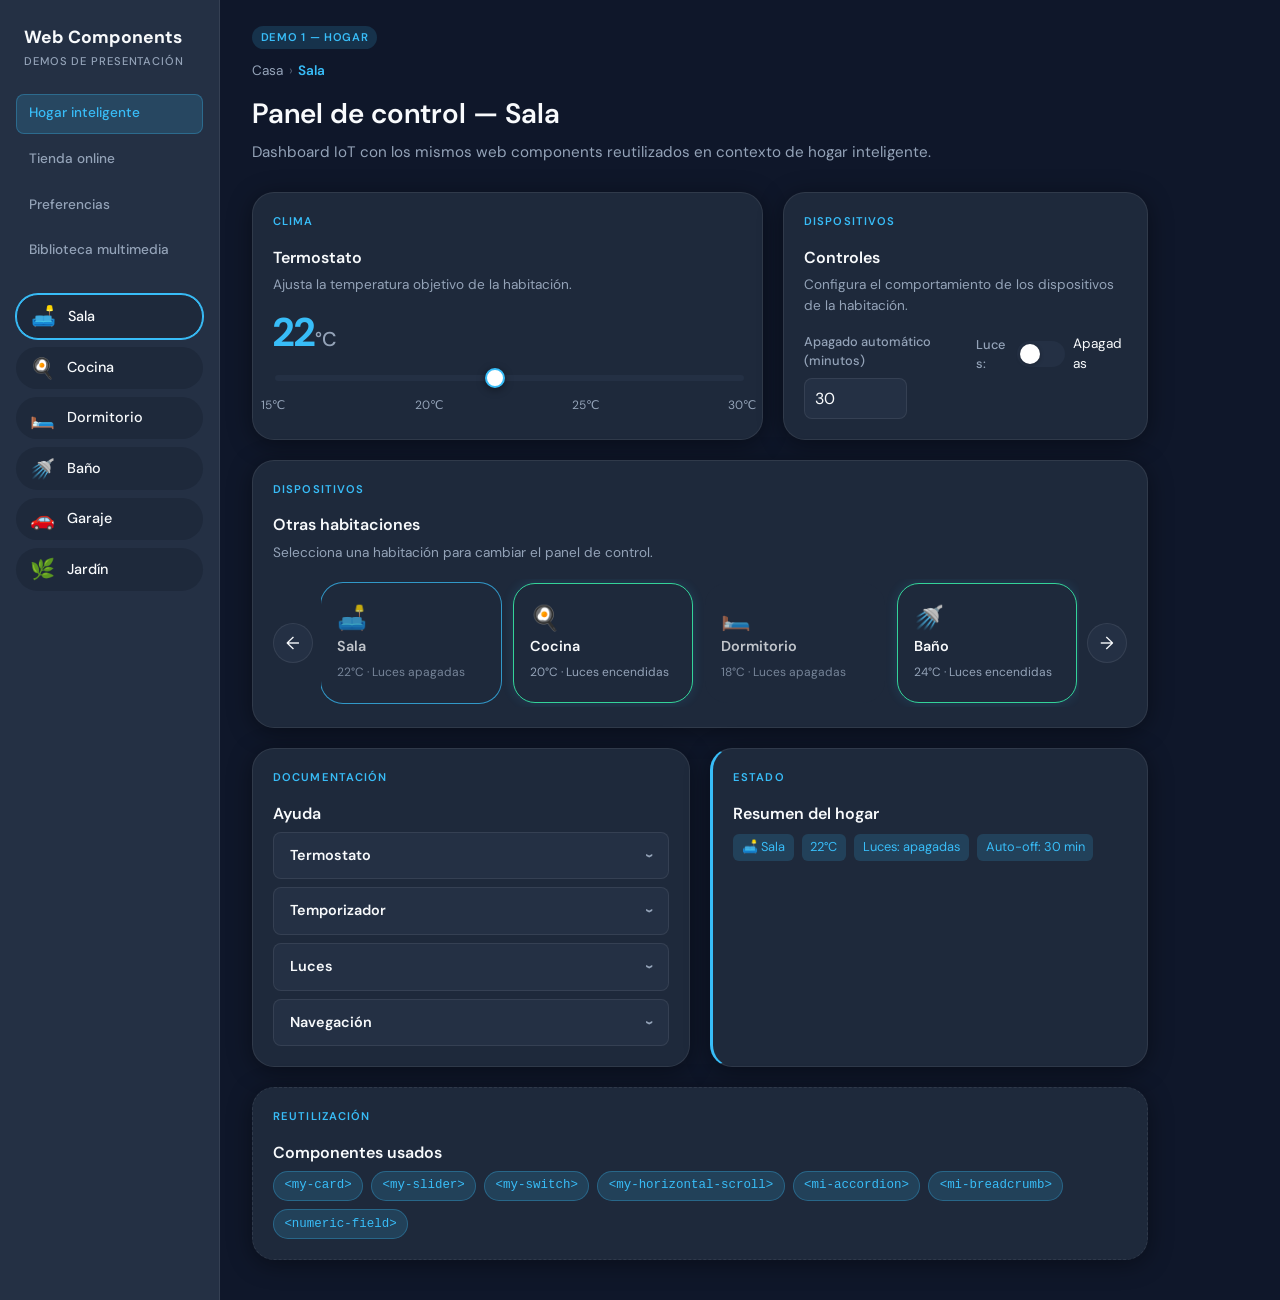
<file: index.html>
<!DOCTYPE html>
<html lang="es">
  <head>
    <meta charset="UTF-8" />
    <meta name="viewport" content="width=device-width, initial-scale=1.0" />
    <title>Panel de control del hogar</title>
    <link rel="stylesheet" href="styles.css" />
    <link rel="stylesheet" href="presentation.css" />
  </head>
  <body class="theme-home">
    <div class="app">
      <aside class="sidebar">
        <div class="sidebar-brand">
          Web Components
          <span>Demos de presentación</span>
        </div>
        <nav class="demo-nav" aria-label="Demos">
          <a href="index.html" aria-current="page">Hogar inteligente</a>
          <a href="tienda.html">Tienda online</a>
          <a href="configuracion.html">Preferencias</a>
          <a href="multimedia.html">Biblioteca multimedia</a>
        </nav>
        <nav class="room-nav" id="room-nav" aria-label="Habitaciones"></nav>
      </aside>

      <main class="page">
        <header class="page-header">
          <span class="demo-badge">Demo 1 — Hogar</span>
          <mi-breadcrumb id="breadcrumb">
            <mi-breadcrumb-item href="#" data-room="sala">Casa</mi-breadcrumb-item>
            <mi-breadcrumb-item id="breadcrumb-room">Sala</mi-breadcrumb-item>
          </mi-breadcrumb>

          <h1 id="page-title">Panel de control — Sala</h1>
          <p>Dashboard IoT con los mismos web components reutilizados en contexto de hogar inteligente.</p>
        </header>

        <div class="home-grid">
          <div class="home-grid-top">
            <section class="section">
              <p class="section-label">Clima</p>
              <h2>Termostato</h2>
              <p class="section-desc">Ajusta la temperatura objetivo de la habitación.</p>
              <div class="temp-display" id="temp-display" aria-live="polite">22<span>°C</span></div>
              <my-slider id="thermostat" min="15" max="30" value="22" step="1" aria-label="Temperatura objetivo">
                <slider-label position="15">15&#8451;</slider-label>
                <slider-label position="20">20&#8451;</slider-label>
                <slider-label position="25">25&#8451;</slider-label>
                <slider-label position="30">30&#8451;</slider-label>
              </my-slider>
            </section>

            <section class="section">
              <p class="section-label">Dispositivos</p>
              <h2>Controles</h2>
              <p class="section-desc">Configura el comportamiento de los dispositivos de la habitación.</p>
              <div class="controls">
                <div class="control">
                  <label for="timer-field">Apagado automático (minutos)</label>
                  <numeric-field id="timer-field" value="30"></numeric-field>
                </div>
                <div class="control">
                  <my-switch id="lights-switch">
                    <label>Luces:</label>
                    <span slot="checked-message">Encendidas</span>
                    <span slot="unchecked-message">Apagadas</span>
                  </my-switch>
                </div>
              </div>
            </section>
          </div>

          <section class="section">
            <p class="section-label">Dispositivos</p>
            <h2>Otras habitaciones</h2>
            <p class="section-desc">Selecciona una habitación para cambiar el panel de control.</p>
            <my-horizontal-scroll class="products" id="room-scroll">
              <button slot="left-button" class="scroll-btn" type="button" aria-label="Desplazar izquierda">&#8592;</button>
              <button slot="right-button" class="scroll-btn" type="button" aria-label="Desplazar derecha">&#8594;</button>
            </my-horizontal-scroll>
          </section>

          <div class="dashboard-bottom">
            <section class="section">
              <p class="section-label">Documentación</p>
              <h2>Ayuda</h2>
              <mi-accordion>
                <mi-accordion-item>
                  <span slot="heading">Termostato</span>
                  <div class="panel">
                    Usa el deslizador para fijar la temperatura objetivo entre 15 y 30 grados.
                  </div>
                </mi-accordion-item>
                <mi-accordion-item>
                  <span slot="heading">Temporizador</span>
                  <div class="panel">
                    El campo numérico define en cuántos minutos se apagan los dispositivos de forma automática.
                  </div>
                </mi-accordion-item>
                <mi-accordion-item>
                  <span slot="heading">Luces</span>
                  <div class="panel">
                    El interruptor enciende o apaga las luces de la habitación activa.
                  </div>
                </mi-accordion-item>
                <mi-accordion-item>
                  <span slot="heading">Navegación</span>
                  <div class="panel">
                    Usa la barra lateral o las tarjetas horizontales para cambiar de habitación. Cada una conserva su propia configuración.
                  </div>
                </mi-accordion-item>
              </mi-accordion>
            </section>

            <section class="section energy-summary" id="status">
              <p class="section-label">Estado</p>
              <h2>Resumen del hogar</h2>
              <p class="live-summary" id="status-text" aria-live="polite"></p>
            </section>
          </div>

          <section class="section component-note">
            <p class="section-label">Reutilización</p>
            <h2>Componentes usados</h2>
            <div class="component-tags">
              <span>&lt;my-card&gt;</span>
              <span>&lt;my-slider&gt;</span>
              <span>&lt;my-switch&gt;</span>
              <span>&lt;my-horizontal-scroll&gt;</span>
              <span>&lt;mi-accordion&gt;</span>
              <span>&lt;mi-breadcrumb&gt;</span>
              <span>&lt;numeric-field&gt;</span>
            </div>
          </section>
        </div>
      </main>
    </div>

    <template id="horizontal-scroll-template">
      <style>
        :host {
          display: block;
          width: 100%;
          max-width: 100%;
          overflow: hidden;
          --scroll-gap: 1rem;
          --scroll-padding: 1rem;
          --button-size: 40px;
        }

        .wrapper {
          display: flex;
          align-items: center;
          gap: 0.5rem;
          width: 100%;
          max-width: 100%;
          min-width: 0;
        }

        .scroll-container {
          flex: 1;
          min-width: 0;
          display: flex;
          align-items: flex-start;
          gap: var(--scroll-gap);
          padding: var(--scroll-padding);
          overflow-x: auto;
          overflow-y: hidden;
          scroll-behavior: smooth;
          scroll-snap-type: x proximity;
          overscroll-behavior-x: contain;
          scrollbar-width: thin;
          scrollbar-color: var(--surface-soft, var(--bg-elevated, #243044)) transparent;
        }

        ::slotted(my-card) {
          flex: 0 0 auto;
          scroll-snap-align: start;
        }

        .control {
          width: var(--button-size);
          height: var(--button-size);
          flex-shrink: 0;
        }

        ::slotted(button) {
          width: 100%;
          height: 100%;
          cursor: pointer;
        }
      </style>

      <div class="wrapper">
        <div class="control">
          <slot name="left-button">
            <button type="button">&#8592;</button>
          </slot>
        </div>

        <div class="scroll-container">
          <slot></slot>
        </div>

        <div class="control">
          <slot name="right-button">
            <button type="button">&#8594;</button>
          </slot>
        </div>
      </div>
    </template>

    <template id="slider-template">
      <style>
        :host {
          display: block;
        }

        .slider {
          width: 100%;
        }

        input[type="range"] {
          -webkit-appearance: none;
          appearance: none;
          width: 100%;
          height: 6px;
          border-radius: 999px;
          background: var(--slider-track-bg, var(--surface-soft, var(--bg-elevated, #243044)));
          cursor: pointer;
          outline: none;
        }

        input[type="range"]::-webkit-slider-thumb {
          -webkit-appearance: none;
          appearance: none;
          width: 20px;
          height: 20px;
          border-radius: 50%;
          background: var(--slider-thumb-bg, #ffffff);
          border: var(--slider-thumb-border, 2px solid var(--accent, #38bdf8));
          box-shadow: 0 2px 8px rgba(0, 0, 0, 0.4);
          cursor: pointer;
          transition: transform 0.15s;
        }

        input[type="range"]::-webkit-slider-thumb:hover {
          transform: scale(1.1);
        }

        input[type="range"]::-moz-range-thumb {
          width: 20px;
          height: 20px;
          border: var(--slider-thumb-border, 2px solid var(--accent, #38bdf8));
          border-radius: 50%;
          background: var(--slider-thumb-bg, #ffffff);
          box-shadow: 0 2px 8px rgba(0, 0, 0, 0.4);
          cursor: pointer;
        }

        input[type="range"]::-moz-range-track {
          height: 6px;
          border-radius: 999px;
          background: var(--slider-track-bg, var(--surface-soft, var(--bg-elevated, #243044)));
        }

        .labels {
          position: relative;
          height: 1.25rem;
          margin-top: 0.5rem;
        }
      </style>
      <div class="slider">
        <input type="range" />
        <div class="labels">
          <slot></slot>
        </div>
      </div>
    </template>

    <script src="acordion.js"></script>
    <script src="numericField.js"></script>
    <script src="slider.js"></script>
    <script src="switch.js"></script>
    <script src="horizontal_scroll.js"></script>
    <script src="card.js"></script>
    <script src="breadcrumb.js"></script>
    <script src="main.js"></script>
  </body>
</html>
</file>
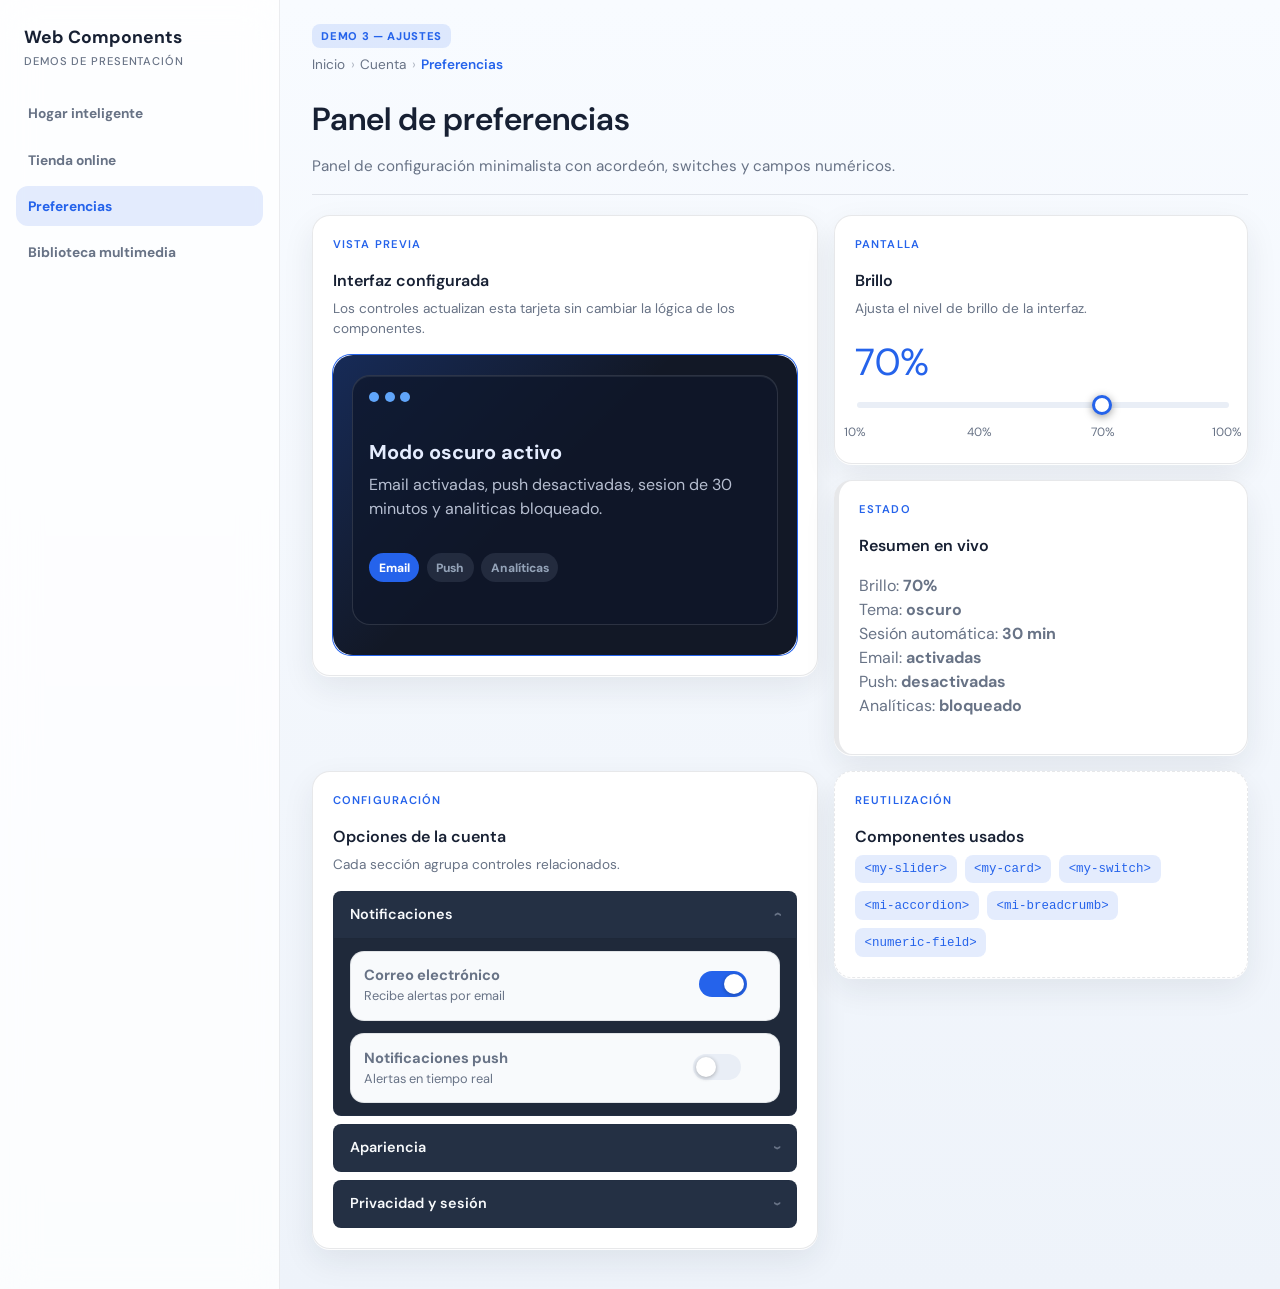
<file: configuracion.html>
<!DOCTYPE html>
<html lang="es">
  <head>
    <meta charset="UTF-8" />
    <meta name="viewport" content="width=device-width, initial-scale=1.0" />
    <title>Preferencias — Demo web components</title>
    <link rel="stylesheet" href="styles.css" />
    <link rel="stylesheet" href="configuracion.css" />
  </head>
  <body class="theme-settings">
    <div class="app">
      <aside class="sidebar">
        <div class="sidebar-brand">
          Web Components
          <span>Demos de presentación</span>
        </div>
        <nav class="demo-nav" aria-label="Demos">
          <a href="index.html">Hogar inteligente</a>
          <a href="tienda.html">Tienda online</a>
          <a href="configuracion.html" aria-current="page">Preferencias</a>
          <a href="multimedia.html">Biblioteca multimedia</a>
        </nav>
      </aside>

      <main class="page">
        <header class="page-header">
          <span class="demo-badge">Demo 3 — Ajustes</span>
          <mi-breadcrumb id="breadcrumb">
            <mi-breadcrumb-item href="index.html">Inicio</mi-breadcrumb-item>
            <mi-breadcrumb-item>Cuenta</mi-breadcrumb-item>
            <mi-breadcrumb-item>Preferencias</mi-breadcrumb-item>
          </mi-breadcrumb>

          <h1>Panel de preferencias</h1>
          <p>Panel de configuración minimalista con acordeón, switches y campos numéricos.</p>
        </header>

        <div class="settings-layout">
          <section class="section preview-section">
            <p class="section-label">Vista previa</p>
            <h2>Interfaz configurada</h2>
            <p class="section-desc">Los controles actualizan esta tarjeta sin cambiar la lógica de los componentes.</p>
            <my-card id="preview-card" class="preview-card">
              <div class="preview-screen" id="preview-screen">
                <div class="preview-window">
                  <div class="preview-toolbar">
                    <span></span>
                    <span></span>
                    <span></span>
                  </div>
                  <strong id="preview-title">Modo oscuro activo</strong>
                  <p id="preview-copy">Email activado, push desactivado y sesión de 30 minutos.</p>
                  <div class="preview-toggles">
                    <span id="preview-email">Email</span>
                    <span id="preview-push">Push</span>
                    <span id="preview-analytics">Analíticas</span>
                  </div>
                </div>
              </div>
            </my-card>
          </section>

          <section class="section brightness-section">
            <p class="section-label">Pantalla</p>
            <h2>Brillo</h2>
            <p class="section-desc">Ajusta el nivel de brillo de la interfaz.</p>
            <div class="metric-display" id="brightness-display">70<span>%</span></div>
            <my-slider id="brightness-slider" min="10" max="100" value="70" step="5" aria-label="Nivel de brillo">
              <slider-label position="10">10%</slider-label>
              <slider-label position="40">40%</slider-label>
              <slider-label position="70">70%</slider-label>
              <slider-label position="100">100%</slider-label>
            </my-slider>
          </section>

          <section class="section settings-summary" id="status">
            <p class="section-label">Estado</p>
            <h2>Resumen en vivo</h2>
            <p class="live-summary" id="summary-text" aria-live="polite"></p>
          </section>

          <section class="section">
            <p class="section-label">Configuración</p>
            <h2>Opciones de la cuenta</h2>
            <p class="section-desc">Cada sección agrupa controles relacionados.</p>
            <mi-accordion>
              <mi-accordion-item open>
                <span slot="heading">Notificaciones</span>
                <div class="setting-list">
                  <div class="setting-row">
                    <div class="setting-row-info">
                      <strong>Correo electrónico</strong>
                      <span>Recibe alertas por email</span>
                    </div>
                    <my-switch id="email-switch" checked>
                      <span slot="checked-message">Sí</span>
                      <span slot="unchecked-message">No</span>
                    </my-switch>
                  </div>
                  <div class="setting-row">
                    <div class="setting-row-info">
                      <strong>Notificaciones push</strong>
                      <span>Alertas en tiempo real</span>
                    </div>
                    <my-switch id="push-switch">
                      <span slot="checked-message">Sí</span>
                      <span slot="unchecked-message">No</span>
                    </my-switch>
                  </div>
                </div>
              </mi-accordion-item>

              <mi-accordion-item>
                <span slot="heading">Apariencia</span>
                <div class="setting-list">
                  <div class="setting-row">
                    <div class="setting-row-info">
                      <strong>Modo oscuro</strong>
                      <span>Reduce la fatiga visual</span>
                    </div>
                    <my-switch id="dark-switch" checked>
                      <span slot="checked-message">Oscuro</span>
                      <span slot="unchecked-message">Claro</span>
                    </my-switch>
                  </div>
                </div>
              </mi-accordion-item>

              <mi-accordion-item>
                <span slot="heading">Privacidad y sesión</span>
                <div class="setting-list">
                  <div class="setting-row">
                    <div class="setting-row-info">
                      <strong>Analíticas de uso</strong>
                      <span>Ayuda a mejorar la aplicación</span>
                    </div>
                    <my-switch id="analytics-switch">
                      <span slot="checked-message">Sí</span>
                      <span slot="unchecked-message">No</span>
                    </my-switch>
                  </div>
                  <div class="setting-row">
                    <div class="setting-row-info">
                      <strong>Cierre de sesión (min)</strong>
                      <span>Tiempo de inactividad permitido</span>
                    </div>
                    <numeric-field id="session-field" value="30"></numeric-field>
                  </div>
                </div>
              </mi-accordion-item>
            </mi-accordion>
          </section>

          <section class="section component-note">
            <p class="section-label">Reutilización</p>
            <h2>Componentes usados</h2>
            <div class="component-tags">
              <span>&lt;my-slider&gt;</span>
              <span>&lt;my-card&gt;</span>
              <span>&lt;my-switch&gt;</span>
              <span>&lt;mi-accordion&gt;</span>
              <span>&lt;mi-breadcrumb&gt;</span>
              <span>&lt;numeric-field&gt;</span>
            </div>
          </section>
        </div>
      </main>
    </div>

    <template id="slider-template">
      <style>
        :host {
          display: block;
        }

        .slider {
          width: 100%;
        }

        input[type="range"] {
          -webkit-appearance: none;
          appearance: none;
          width: 100%;
          height: 6px;
          border-radius: 999px;
          background: var(--slider-track-bg, var(--surface-soft, var(--bg-elevated, #243044)));
          cursor: pointer;
          outline: none;
        }

        input[type="range"]::-webkit-slider-thumb {
          -webkit-appearance: none;
          appearance: none;
          width: 20px;
          height: 20px;
          border-radius: 50%;
          background: var(--slider-thumb-bg, #ffffff);
          border: var(--slider-thumb-border, 2px solid var(--accent, #38bdf8));
          box-shadow: 0 2px 8px rgba(0, 0, 0, 0.4);
          cursor: pointer;
          transition: transform 0.15s;
        }

        input[type="range"]::-webkit-slider-thumb:hover {
          transform: scale(1.1);
        }

        input[type="range"]::-moz-range-thumb {
          width: 20px;
          height: 20px;
          border: var(--slider-thumb-border, 2px solid var(--accent, #38bdf8));
          border-radius: 50%;
          background: var(--slider-thumb-bg, #ffffff);
          box-shadow: 0 2px 8px rgba(0, 0, 0, 0.4);
          cursor: pointer;
        }

        input[type="range"]::-moz-range-track {
          height: 6px;
          border-radius: 999px;
          background: var(--slider-track-bg, var(--surface-soft, var(--bg-elevated, #243044)));
        }

        .labels {
          position: relative;
          height: 1.25rem;
          margin-top: 0.5rem;
        }
      </style>
      <div class="slider">
        <input type="range" />
        <div class="labels">
          <slot></slot>
        </div>
      </div>
    </template>

    <script src="acordion.js"></script>
    <script src="numericField.js"></script>
    <script src="slider.js"></script>
    <script src="switch.js"></script>
    <script src="card.js"></script>
    <script src="breadcrumb.js"></script>
    <script src="configuracion.js"></script>
  </body>
</html>
</file>
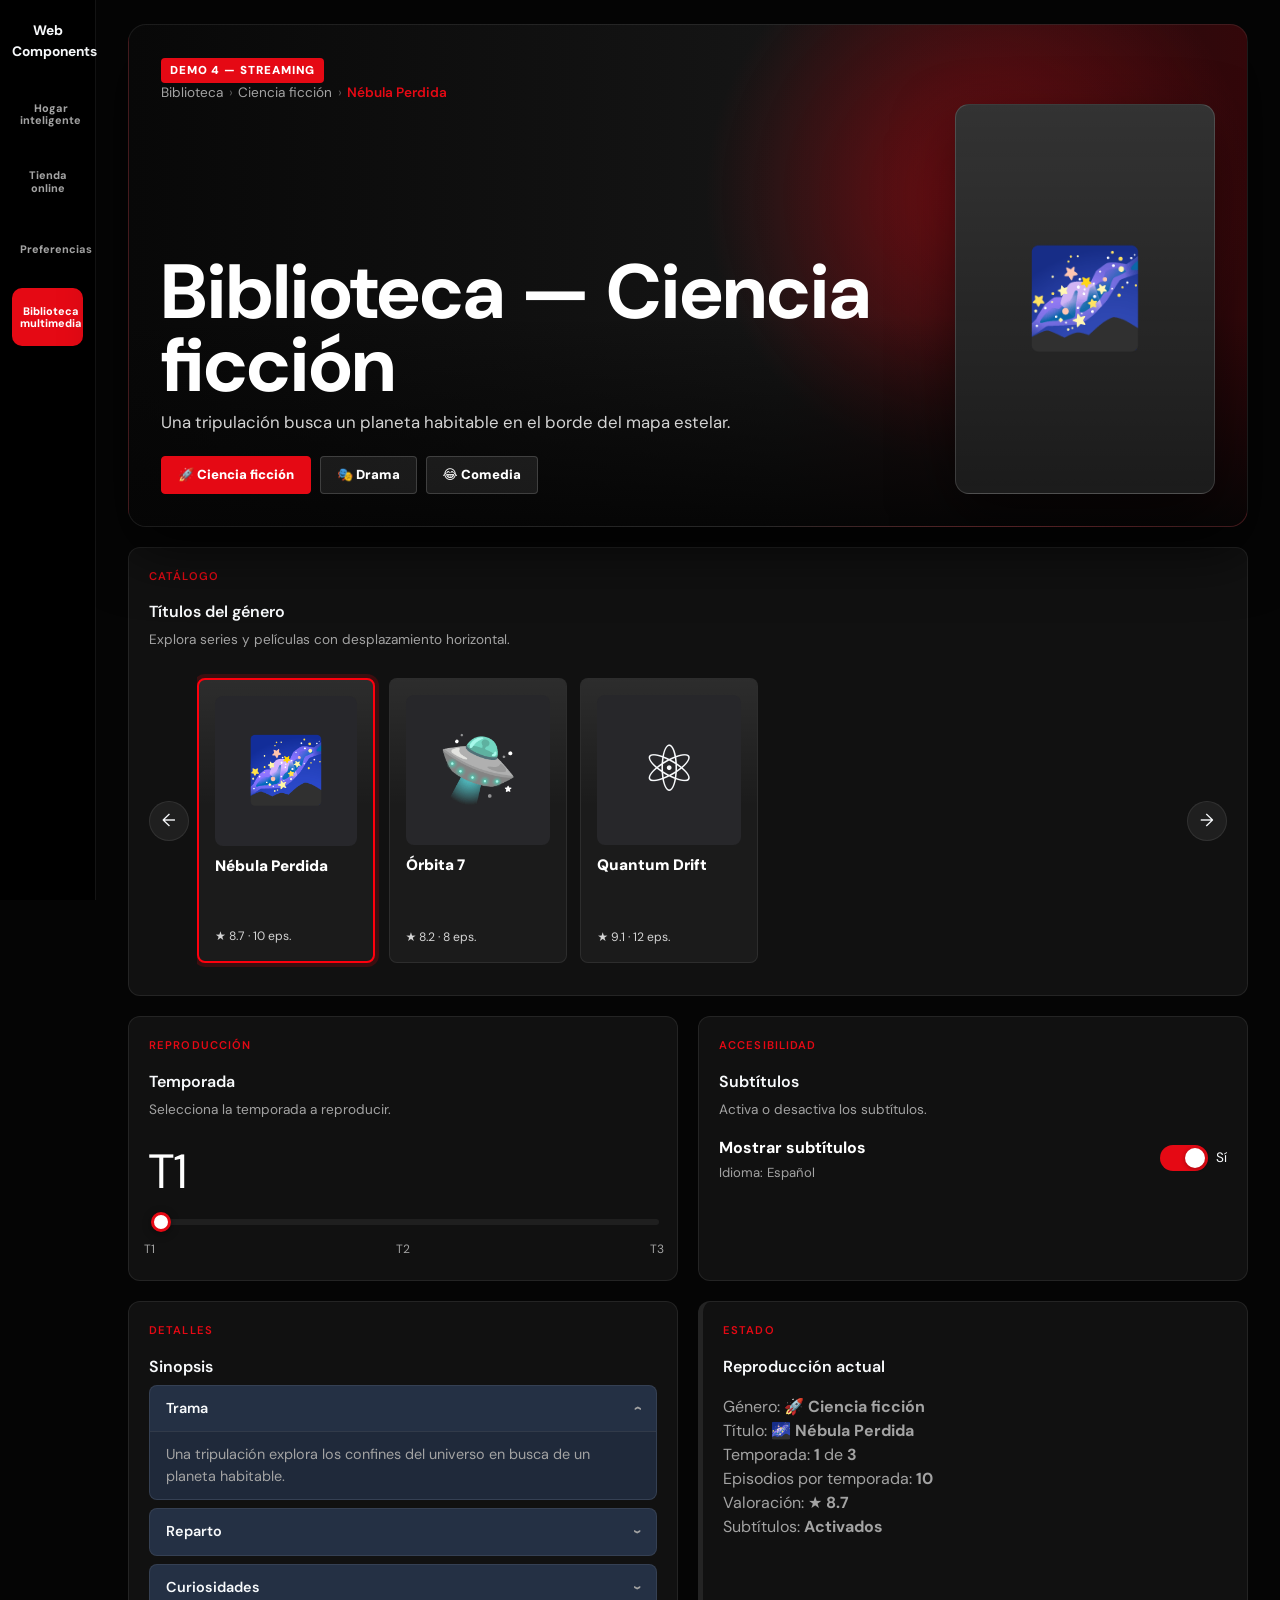
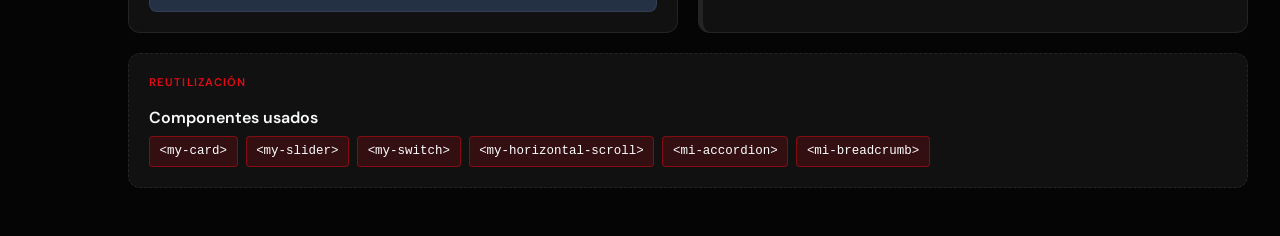
<file: multimedia.html>
<!DOCTYPE html>
<html lang="es">
  <head>
    <meta charset="UTF-8" />
    <meta name="viewport" content="width=device-width, initial-scale=1.0" />
    <title>Biblioteca multimedia — Demo web components</title>
    <link rel="stylesheet" href="styles.css" />
    <link rel="stylesheet" href="multimedia.css" />
  </head>
  <body class="theme-streaming">
    <div class="app">
      <aside class="sidebar">
        <div class="sidebar-brand">
          Web Components
          <span>Demos de presentación</span>
        </div>
        <nav class="demo-nav" aria-label="Demos">
          <a href="index.html">Hogar inteligente</a>
          <a href="tienda.html">Tienda online</a>
          <a href="configuracion.html">Preferencias</a>
          <a href="multimedia.html" aria-current="page">Biblioteca multimedia</a>
        </nav>
      </aside>

      <main class="page">
        <header class="streaming-hero">
          <span class="demo-badge">Demo 4 — Streaming</span>
          <mi-breadcrumb id="breadcrumb">
            <mi-breadcrumb-item href="#" data-room="scifi">Biblioteca</mi-breadcrumb-item>
            <mi-breadcrumb-item id="breadcrumb-genre">Ciencia ficción</mi-breadcrumb-item>
            <mi-breadcrumb-item id="breadcrumb-show">Nébula Perdida</mi-breadcrumb-item>
          </mi-breadcrumb>

          <div class="hero-content">
            <div>
              <h1 id="page-title">Biblioteca — Ciencia ficción</h1>
              <p id="hero-copy">Plataforma de streaming con carrusel de títulos y controles de reproducción.</p>
              <nav class="genre-nav" id="genre-nav" aria-label="Géneros"></nav>
            </div>
            <div class="hero-poster" id="hero-poster" aria-hidden="true">🌌</div>
          </div>
        </header>

        <div class="dashboard">
          <section class="section">
            <p class="section-label">Catálogo</p>
            <h2>Títulos del género</h2>
            <p class="section-desc">Explora series y películas con desplazamiento horizontal.</p>
            <my-horizontal-scroll class="title-carousel" id="media-scroll">
              <button slot="left-button" class="scroll-btn" type="button" aria-label="Desplazar izquierda">&#8592;</button>
              <button slot="right-button" class="scroll-btn" type="button" aria-label="Desplazar derecha">&#8594;</button>
            </my-horizontal-scroll>
          </section>

          <div class="dashboard-top">
            <section class="section">
              <p class="section-label">Reproducción</p>
              <h2>Temporada</h2>
              <p class="section-desc">Selecciona la temporada a reproducir.</p>
              <div class="metric-display" id="season-display">T1</div>
              <my-slider id="season-slider" min="1" max="3" value="1" step="1" aria-label="Temporada">
                <slider-label position="1">T1</slider-label>
                <slider-label position="2">T2</slider-label>
                <slider-label position="3">T3</slider-label>
              </my-slider>
            </section>

            <section class="section">
              <p class="section-label">Accesibilidad</p>
              <h2>Subtítulos</h2>
              <p class="section-desc">Activa o desactiva los subtítulos.</p>
              <div class="setting-list">
                <div class="setting-row">
                  <div class="setting-row-info">
                    <strong>Mostrar subtítulos</strong>
                    <span>Idioma: Español</span>
                  </div>
                  <my-switch id="subtitle-switch" checked>
                    <span slot="checked-message">Sí</span>
                    <span slot="unchecked-message">No</span>
                  </my-switch>
                </div>
              </div>
            </section>
          </div>

          <div class="dashboard-bottom">
            <section class="section">
              <p class="section-label">Detalles</p>
              <h2>Sinopsis</h2>
              <mi-accordion>
                <mi-accordion-item open>
                  <span slot="heading">Trama</span>
                  <div class="panel" id="plot-panel">Una tripulación explora los confines del universo en busca de un planeta habitable.</div>
                </mi-accordion-item>
                <mi-accordion-item>
                  <span slot="heading">Reparto</span>
                  <div class="panel" id="cast-panel">Elena Voss, Marco Ruiz, Aisha Chen y guest stars de cada temporada.</div>
                </mi-accordion-item>
                <mi-accordion-item>
                  <span slot="heading">Curiosidades</span>
                  <div class="panel" id="facts-panel">Rodada con técnicas de cámara inmersiva y banda sonora original.</div>
                </mi-accordion-item>
              </mi-accordion>
            </section>

            <section class="section watch-summary" id="status">
              <p class="section-label">Estado</p>
              <h2>Reproducción actual</h2>
              <p class="live-summary" id="summary-text" aria-live="polite"></p>
            </section>
          </div>

          <section class="section component-note">
            <p class="section-label">Reutilización</p>
            <h2>Componentes usados</h2>
            <div class="component-tags">
              <span>&lt;my-card&gt;</span>
              <span>&lt;my-slider&gt;</span>
              <span>&lt;my-switch&gt;</span>
              <span>&lt;my-horizontal-scroll&gt;</span>
              <span>&lt;mi-accordion&gt;</span>
              <span>&lt;mi-breadcrumb&gt;</span>
            </div>
          </section>
        </div>
      </main>
    </div>

    <template id="horizontal-scroll-template">
      <style>
        :host {
          display: block;
          width: 100%;
          max-width: 100%;
          overflow: hidden;
          --scroll-gap: 1rem;
          --scroll-padding: 1rem;
          --button-size: 40px;
        }

        .wrapper {
          display: flex;
          align-items: center;
          gap: 0.5rem;
          width: 100%;
          max-width: 100%;
          min-width: 0;
        }

        .scroll-container {
          flex: 1;
          min-width: 0;
          display: flex;
          align-items: flex-start;
          gap: var(--scroll-gap);
          padding: var(--scroll-padding);
          overflow-x: auto;
          overflow-y: hidden;
          scroll-behavior: smooth;
          scroll-snap-type: x proximity;
          overscroll-behavior-x: contain;
          scrollbar-width: thin;
          scrollbar-color: var(--surface-soft, var(--bg-elevated, #243044)) transparent;
        }

        ::slotted(my-card) {
          flex: 0 0 auto;
          scroll-snap-align: start;
        }

        .control {
          width: var(--button-size);
          height: var(--button-size);
          flex-shrink: 0;
        }

        ::slotted(button) {
          width: 100%;
          height: 100%;
          cursor: pointer;
        }
      </style>

      <div class="wrapper">
        <div class="control">
          <slot name="left-button">
            <button type="button">&#8592;</button>
          </slot>
        </div>

        <div class="scroll-container">
          <slot></slot>
        </div>

        <div class="control">
          <slot name="right-button">
            <button type="button">&#8594;</button>
          </slot>
        </div>
      </div>
    </template>

    <template id="slider-template">
      <style>
        :host {
          display: block;
        }

        .slider {
          width: 100%;
        }

        input[type="range"] {
          -webkit-appearance: none;
          appearance: none;
          width: 100%;
          height: 6px;
          border-radius: 999px;
          background: var(--slider-track-bg, var(--surface-soft, var(--bg-elevated, #243044)));
          cursor: pointer;
          outline: none;
        }

        input[type="range"]::-webkit-slider-thumb {
          -webkit-appearance: none;
          appearance: none;
          width: 20px;
          height: 20px;
          border-radius: 50%;
          background: var(--slider-thumb-bg, #ffffff);
          border: var(--slider-thumb-border, 2px solid var(--accent, #38bdf8));
          box-shadow: 0 2px 8px rgba(0, 0, 0, 0.4);
          cursor: pointer;
          transition: transform 0.15s;
        }

        input[type="range"]::-webkit-slider-thumb:hover {
          transform: scale(1.1);
        }

        input[type="range"]::-moz-range-thumb {
          width: 20px;
          height: 20px;
          border: var(--slider-thumb-border, 2px solid var(--accent, #38bdf8));
          border-radius: 50%;
          background: var(--slider-thumb-bg, #ffffff);
          box-shadow: 0 2px 8px rgba(0, 0, 0, 0.4);
          cursor: pointer;
        }

        input[type="range"]::-moz-range-track {
          height: 6px;
          border-radius: 999px;
          background: var(--slider-track-bg, var(--surface-soft, var(--bg-elevated, #243044)));
        }

        .labels {
          position: relative;
          height: 1.25rem;
          margin-top: 0.5rem;
        }
      </style>
      <div class="slider">
        <input type="range" />
        <div class="labels">
          <slot></slot>
        </div>
      </div>
    </template>

    <script src="acordion.js"></script>
    <script src="numericField.js"></script>
    <script src="slider.js"></script>
    <script src="switch.js"></script>
    <script src="horizontal_scroll.js"></script>
    <script src="card.js"></script>
    <script src="breadcrumb.js"></script>
    <script src="multimedia.js"></script>
  </body>
</html>
</file>
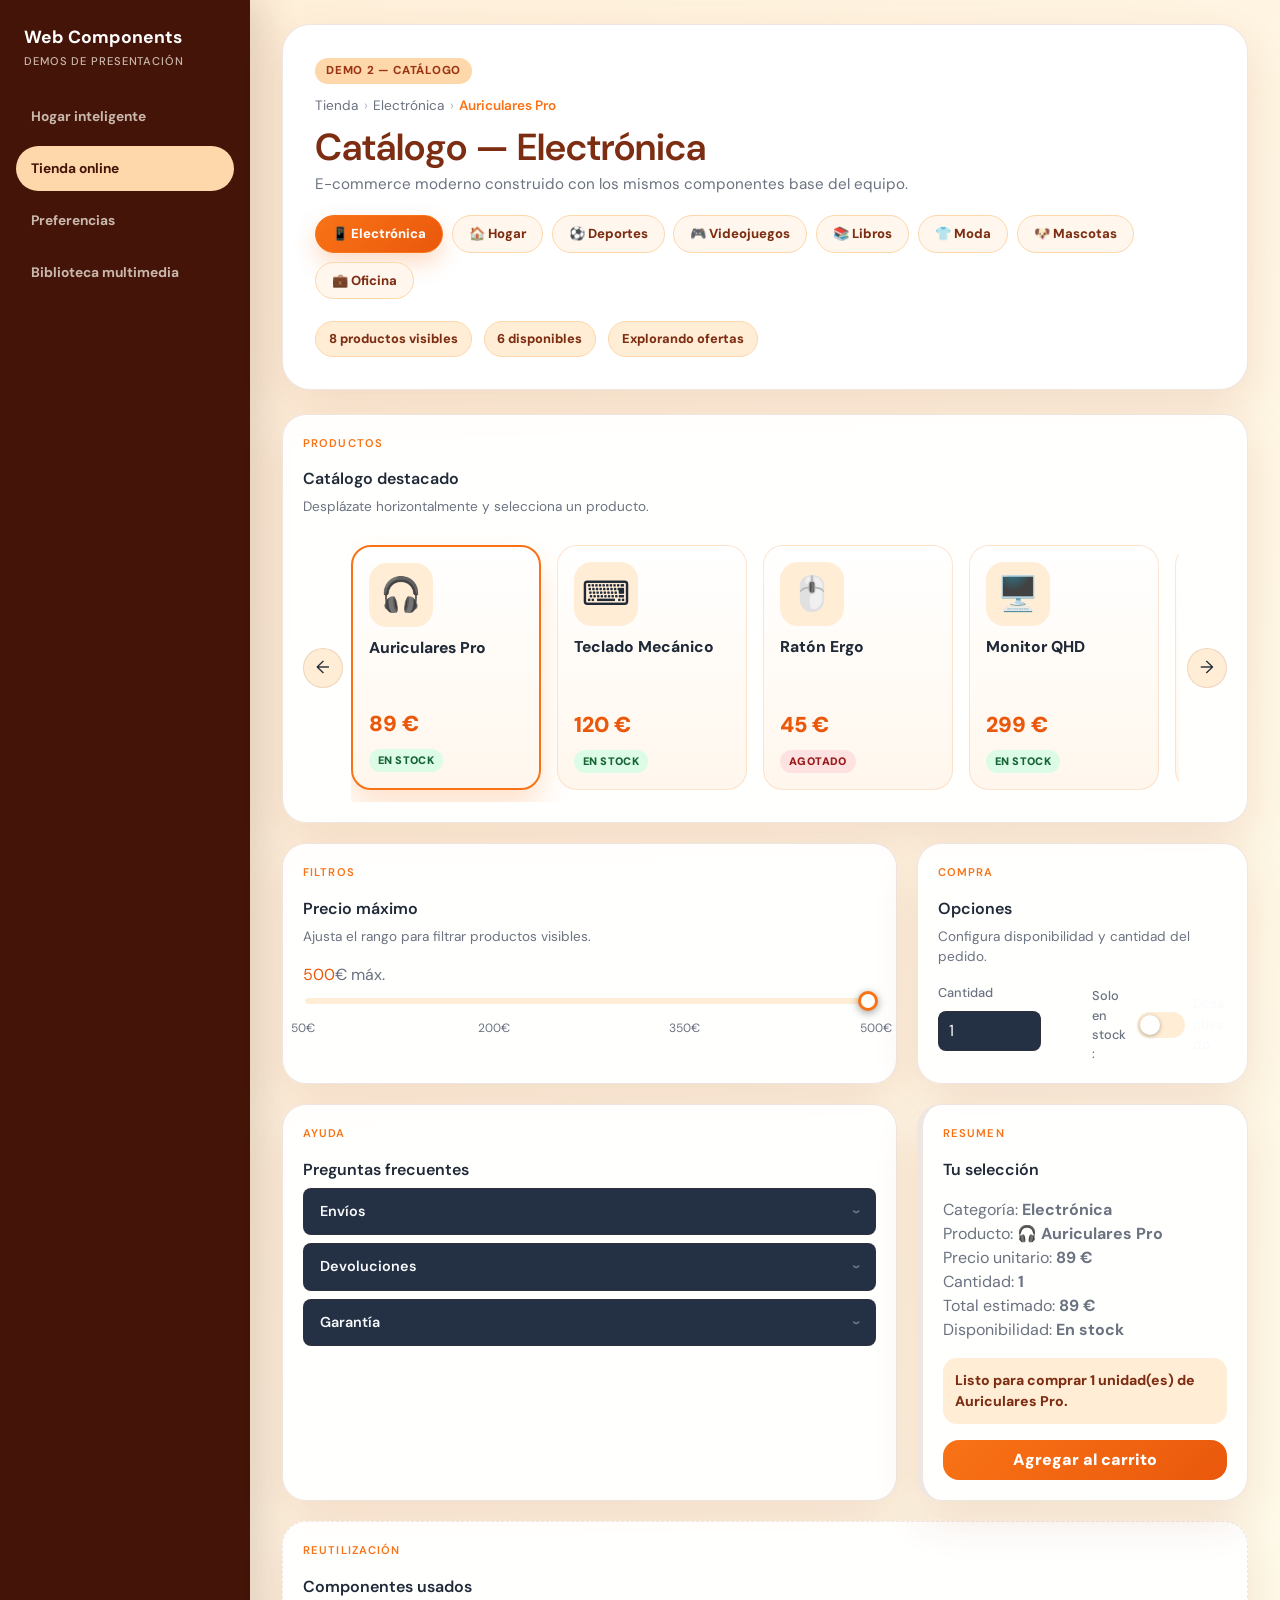
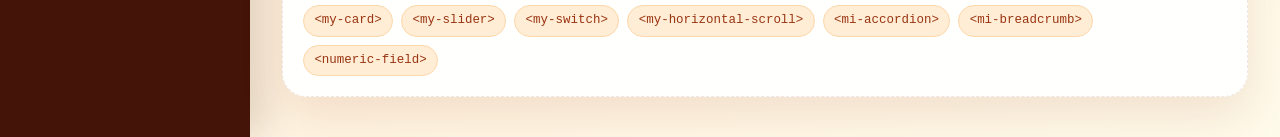
<file: tienda.html>
<!DOCTYPE html>
<html lang="es">
  <head>
    <meta charset="UTF-8" />
    <meta name="viewport" content="width=device-width, initial-scale=1.0" />
    <title>Tienda online — Demo web components</title>
    <link rel="stylesheet" href="styles.css" />
    <link rel="stylesheet" href="tienda.css" />
  </head>
  <body class="theme-store">
    <div class="app">
      <aside class="sidebar">
        <div class="sidebar-brand">
          Web Components
          <span>Demos de presentación</span>
        </div>
        <nav class="demo-nav" aria-label="Demos">
          <a href="index.html">Hogar inteligente</a>
          <a href="tienda.html" aria-current="page">Tienda online</a>
          <a href="configuracion.html">Preferencias</a>
          <a href="multimedia.html">Biblioteca multimedia</a>
        </nav>
      </aside>

      <main class="page">
        <header class="page-header">
          <span class="demo-badge">Demo 2 — Catálogo</span>
          <mi-breadcrumb id="breadcrumb">
            <mi-breadcrumb-item href="#" data-room="electronica">Tienda</mi-breadcrumb-item>
            <mi-breadcrumb-item id="breadcrumb-category">Electrónica</mi-breadcrumb-item>
            <mi-breadcrumb-item id="breadcrumb-product">Auriculares Pro</mi-breadcrumb-item>
          </mi-breadcrumb>

          <h1 id="page-title">Catálogo — Electrónica</h1>
          <p>E-commerce moderno construido con los mismos componentes base del equipo.</p>
          <nav class="category-nav" id="category-nav" aria-label="Categorías"></nav>
          <div class="store-kpis" aria-label="Indicadores del catálogo">
            <span id="visible-count">8 productos visibles</span>
            <span id="stock-count">6 disponibles</span>
            <span id="cart-mode">Compra estándar</span>
          </div>
        </header>

        <div class="store-layout">
          <section class="section">
            <p class="section-label">Productos</p>
            <h2>Catálogo destacado</h2>
            <p class="section-desc">Desplázate horizontalmente y selecciona un producto.</p>
            <my-horizontal-scroll class="product-carousel" id="product-scroll">
              <button slot="left-button" class="scroll-btn" type="button" aria-label="Desplazar izquierda">&#8592;</button>
              <button slot="right-button" class="scroll-btn" type="button" aria-label="Desplazar derecha">&#8594;</button>
            </my-horizontal-scroll>
          </section>

          <div class="store-layout-main">
            <section class="section">
              <p class="section-label">Filtros</p>
              <h2>Precio máximo</h2>
              <p class="section-desc">Ajusta el rango para filtrar productos visibles.</p>
              <div class="metric-display" id="price-display">500<span>€ máx.</span></div>
              <my-slider id="price-slider" min="50" max="500" value="500" step="10" aria-label="Precio máximo">
                <slider-label position="50">50€</slider-label>
                <slider-label position="200">200€</slider-label>
                <slider-label position="350">350€</slider-label>
                <slider-label position="500">500€</slider-label>
              </my-slider>
            </section>

            <section class="section">
              <p class="section-label">Compra</p>
              <h2>Opciones</h2>
              <p class="section-desc">Configura disponibilidad y cantidad del pedido.</p>
              <div class="controls">
                <div class="control">
                  <label for="quantity-field">Cantidad</label>
                  <numeric-field id="quantity-field" value="1"></numeric-field>
                </div>
                <div class="control">
                  <my-switch id="stock-switch">
                    <label>Solo en stock:</label>
                    <span slot="checked-message">Activado</span>
                    <span slot="unchecked-message">Desactivado</span>
                  </my-switch>
                </div>
              </div>
            </section>
          </div>

          <div class="dashboard-bottom">
            <section class="section">
              <p class="section-label">Ayuda</p>
              <h2>Preguntas frecuentes</h2>
              <mi-accordion>
                <mi-accordion-item>
                  <span slot="heading">Envíos</span>
                  <div class="panel">Los pedidos en stock se envían en 24–48 horas laborables.</div>
                </mi-accordion-item>
                <mi-accordion-item>
                  <span slot="heading">Devoluciones</span>
                  <div class="panel">Tienes 30 días para devolver productos sin usar.</div>
                </mi-accordion-item>
                <mi-accordion-item>
                  <span slot="heading">Garantía</span>
                  <div class="panel">Todos los productos incluyen garantía de 2 años.</div>
                </mi-accordion-item>
              </mi-accordion>
            </section>

            <section class="section cart-summary" id="status">
              <p class="section-label">Resumen</p>
              <h2>Tu selección</h2>
              <p class="live-summary" id="summary-text" aria-live="polite"></p>
              <div class="checkout-strip" id="checkout-strip" aria-live="polite"></div>
              <button type="button" class="cart-add-btn">Agregar al carrito</button>
            </section>
          </div>

          <section class="section component-note">
            <p class="section-label">Reutilización</p>
            <h2>Componentes usados</h2>
            <div class="component-tags">
              <span>&lt;my-card&gt;</span>
              <span>&lt;my-slider&gt;</span>
              <span>&lt;my-switch&gt;</span>
              <span>&lt;my-horizontal-scroll&gt;</span>
              <span>&lt;mi-accordion&gt;</span>
              <span>&lt;mi-breadcrumb&gt;</span>
              <span>&lt;numeric-field&gt;</span>
            </div>
          </section>
        </div>
      </main>
    </div>

    <template id="horizontal-scroll-template">
      <style>
        :host {
          display: block;
          width: 100%;
          max-width: 100%;
          overflow: hidden;
          --scroll-gap: 1rem;
          --scroll-padding: 1rem;
          --button-size: 40px;
        }

        .wrapper {
          display: flex;
          align-items: center;
          gap: 0.5rem;
          width: 100%;
          max-width: 100%;
          min-width: 0;
        }

        .scroll-container {
          flex: 1;
          min-width: 0;
          display: flex;
          align-items: flex-start;
          gap: var(--scroll-gap);
          padding: var(--scroll-padding);
          overflow-x: auto;
          overflow-y: hidden;
          scroll-behavior: smooth;
          scroll-snap-type: x proximity;
          overscroll-behavior-x: contain;
          scrollbar-width: thin;
          scrollbar-color: var(--surface-soft, var(--bg-elevated, #243044)) transparent;
        }

        ::slotted(my-card) {
          flex: 0 0 auto;
          scroll-snap-align: start;
        }

        .control {
          width: var(--button-size);
          height: var(--button-size);
          flex-shrink: 0;
        }

        ::slotted(button) {
          width: 100%;
          height: 100%;
          cursor: pointer;
        }
      </style>

      <div class="wrapper">
        <div class="control">
          <slot name="left-button">
            <button type="button">&#8592;</button>
          </slot>
        </div>

        <div class="scroll-container">
          <slot></slot>
        </div>

        <div class="control">
          <slot name="right-button">
            <button type="button">&#8594;</button>
          </slot>
        </div>
      </div>
    </template>

    <template id="slider-template">
      <style>
        :host {
          display: block;
        }

        .slider {
          width: 100%;
        }

        input[type="range"] {
          -webkit-appearance: none;
          appearance: none;
          width: 100%;
          height: 6px;
          border-radius: 999px;
          background: var(--slider-track-bg, var(--surface-soft, var(--bg-elevated, #243044)));
          cursor: pointer;
          outline: none;
        }

        input[type="range"]::-webkit-slider-thumb {
          -webkit-appearance: none;
          appearance: none;
          width: 20px;
          height: 20px;
          border-radius: 50%;
          background: var(--slider-thumb-bg, #ffffff);
          border: var(--slider-thumb-border, 2px solid var(--accent, #38bdf8));
          box-shadow: 0 2px 8px rgba(0, 0, 0, 0.4);
          cursor: pointer;
          transition: transform 0.15s;
        }

        input[type="range"]::-webkit-slider-thumb:hover {
          transform: scale(1.1);
        }

        input[type="range"]::-moz-range-thumb {
          width: 20px;
          height: 20px;
          border: var(--slider-thumb-border, 2px solid var(--accent, #38bdf8));
          border-radius: 50%;
          background: var(--slider-thumb-bg, #ffffff);
          box-shadow: 0 2px 8px rgba(0, 0, 0, 0.4);
          cursor: pointer;
        }

        input[type="range"]::-moz-range-track {
          height: 6px;
          border-radius: 999px;
          background: var(--slider-track-bg, var(--surface-soft, var(--bg-elevated, #243044)));
        }

        .labels {
          position: relative;
          height: 1.25rem;
          margin-top: 0.5rem;
        }
      </style>
      <div class="slider">
        <input type="range" />
        <div class="labels">
          <slot></slot>
        </div>
      </div>
    </template>

    <script src="acordion.js"></script>
    <script src="numericField.js"></script>
    <script src="slider.js"></script>
    <script src="switch.js"></script>
    <script src="horizontal_scroll.js"></script>
    <script src="card.js"></script>
    <script src="breadcrumb.js"></script>
    <script src="tienda.js"></script>
  </body>
</html>
</file>
<file: styles.css>
@import url("https://fonts.googleapis.com/css2?family=DM+Sans:ital,opsz,wght@0,9..40,400;0,9..40,500;0,9..40,600;0,9..40,700;1,9..40,400&display=swap");

*,
*::before,
*::after {
  box-sizing: border-box;
}

:root {
  --page-bg: #0f172a;
  --surface: #1e293b;
  --surface-soft: #243044;
  --text-main: #f8fafc;
  --text-muted: #94a3b8;
  --accent: #38bdf8;
  --accent-soft: rgba(56, 189, 248, 0.16);
  --accent-success: #34d399;
  --accent-warm: #fbbf24;
  --card-radius: 22px;
  --border: rgba(255, 255, 255, 0.08);
  --shadow: 0 4px 24px rgba(0, 0, 0, 0.4);
  --font: "DM Sans", system-ui, sans-serif;

  --bg-page: var(--page-bg);
  --bg-surface: var(--surface);
  --bg-elevated: var(--surface-soft);
  --text-primary: var(--text-main);
  --radius: var(--card-radius);

  --card-bg: var(--surface);
  --card-border: var(--border);
  --card-width: auto;
  --card-height: auto;

  --scroll-gap: 1rem;
  --scroll-padding: 0.5rem;
  --button-size: 40px;
  --button-background: var(--surface-soft);
}

body {
  margin: 0;
  min-height: 100vh;
  overflow-x: hidden;
  font-family: var(--font);
  line-height: 1.5;
  color: var(--text-main);
  background: var(--page-bg);
}

.app {
  display: grid;
  grid-template-columns: 220px minmax(0, 1fr);
  min-height: 100vh;
}

.sidebar {
  padding: 1.5rem 1rem;
  background: var(--surface-soft);
  border-right: 1px solid var(--border);
  display: flex;
  flex-direction: column;
  gap: 1.5rem;
}

.sidebar-brand {
  font-size: 1.1rem;
  font-weight: 700;
  color: var(--text-main);
  padding: 0 0.5rem;
}

.sidebar-brand span {
  display: block;
  font-size: 0.7rem;
  font-weight: 500;
  color: var(--text-muted);
  text-transform: uppercase;
  letter-spacing: 0.08em;
  margin-top: 0.15rem;
}

.room-nav {
  display: flex;
  flex-direction: column;
  gap: 0.5rem;
}

.nav-card {
  --card-width: 100%;
  --card-height: auto;
  cursor: pointer;
  transition: border-color 0.2s, box-shadow 0.2s, transform 0.15s;
}

.nav-card:hover {
  transform: translateX(2px);
}

.nav-card[active] {
  --card-border: 1px solid var(--accent);
  box-shadow: 0 0 0 1px var(--accent);
}

.nav-card-inner {
  display: flex;
  align-items: center;
  gap: 0.75rem;
  padding: 0.65rem 0.85rem;
}

.nav-icon {
  font-size: 1.25rem;
  line-height: 1;
}

.nav-label {
  font-size: 0.9rem;
  font-weight: 500;
}

.page {
  max-width: 960px;
  padding: 1.5rem 2rem 2.5rem;
  width: 100%;
  min-width: 0;
  container-type: inline-size;
  container-name: page;
}

.page-header {
  margin-bottom: 1.75rem;
  min-width: 0;
}

.page-header h1 {
  margin: 0.75rem 0 0.35rem;
  font-size: 1.75rem;
  font-weight: 600;
}

.page-header p {
  margin: 0;
  color: var(--text-muted);
  font-size: 0.95rem;
}

.dashboard {
  display: grid;
  gap: 1.25rem;
  width: 100%;
  min-width: 0;
}

.dashboard-top {
  display: grid;
  grid-template-columns: minmax(0, 1fr);
  gap: 1.25rem;
  min-width: 0;
}

.dashboard-bottom {
  display: grid;
  grid-template-columns: minmax(0, 1fr);
  gap: 1.25rem;
  min-width: 0;
}

@container page (min-width: 640px) {
  .dashboard-top {
    grid-template-columns: minmax(0, 1.2fr) minmax(0, 1fr);
  }

  .dashboard-bottom {
    grid-template-columns: repeat(2, minmax(0, 1fr));
  }
}

.section {
  background: var(--surface);
  border: 1px solid var(--border);
  border-radius: var(--card-radius);
  padding: 1.25rem;
  box-shadow: var(--shadow);
  min-width: 0;
  overflow-wrap: anywhere;
}

.section-label {
  margin: 0 0 1rem;
  font-size: 0.7rem;
  font-weight: 600;
  text-transform: uppercase;
  letter-spacing: 0.1em;
  color: var(--accent);
}

.section h2 {
  margin: 0 0 0.35rem;
  font-size: 1rem;
  font-weight: 600;
}

.section-desc {
  margin: 0 0 1rem;
  font-size: 0.85rem;
  color: var(--text-muted);
}

.temp-display {
  font-size: 2.5rem;
  font-weight: 700;
  font-variant-numeric: tabular-nums;
  color: var(--accent);
  margin-bottom: 0.75rem;
  line-height: 1;
}

.temp-display span {
  font-size: 1.25rem;
  font-weight: 500;
  color: var(--text-muted);
}

.controls {
  display: grid;
  grid-template-columns: minmax(0, 1fr);
  gap: 1.25rem;
  min-width: 0;
}

@container page (min-width: 520px) {
  .controls {
    grid-template-columns: repeat(2, minmax(0, 1fr));
  }
}

.control {
  display: flex;
  flex-direction: column;
  gap: 0.5rem;
}

.control label {
  font-size: 0.8rem;
  font-weight: 500;
  color: var(--text-muted);
}

#status-text {
  margin: 0;
  font-size: 0.9rem;
  line-height: 1.6;
}

.status-chip {
  display: inline-block;
  padding: 0.2rem 0.55rem;
  margin: 0.15rem 0.25rem 0.15rem 0;
  background: var(--surface-soft);
  border-radius: 6px;
  font-size: 0.8rem;
  font-variant-numeric: tabular-nums;
}

my-horizontal-scroll {
  display: block;
  width: 100%;
  max-width: 100%;
}

.products {
  --scroll-gap: 0.75rem;
  --scroll-padding: 0.25rem;
}

button {
  padding: 0.5rem 1rem;
  font: inherit;
  cursor: pointer;
  border: 1px solid var(--border);
  border-radius: 8px;
  background-color: var(--surface-soft);
  color: var(--text-main);
  transition: background-color 0.15s;
}

button:hover {
  filter: brightness(1.1);
}

button:focus-visible {
  outline: 2px solid var(--accent);
  outline-offset: 2px;
}

.scroll-btn {
  font-size: 1.1rem;
  line-height: 1;
  border-radius: 50%;
  padding: 0;
}

.panel {
  font-size: 0.9rem;
  color: var(--text-muted);
}

my-slider {
  display: block;
  width: 100%;
  max-width: 100%;
  min-width: 0;
}

mi-accordion {
  display: block;
  width: 100%;
  max-width: 100%;
  min-width: 0;
}

numeric-field,
my-switch {
  max-width: 100%;
}

@media (max-width: 900px) {
  .app {
    grid-template-columns: 1fr;
  }

  .sidebar {
    border-right: none;
    border-bottom: 1px solid var(--border);
    padding: 1rem 1.25rem;
  }

  .room-nav {
    flex-direction: row;
    overflow-x: auto;
    padding-bottom: 0.25rem;
    scroll-snap-type: x mandatory;
    -webkit-overflow-scrolling: touch;
  }

  .nav-card {
    --card-width: 130px;
    flex: 0 0 auto;
    scroll-snap-align: start;
  }

  .nav-card:hover {
    transform: translateY(-2px);
  }

  .page {
    padding: 1.25rem 1.25rem 2rem;
  }
}

@media (max-width: 480px) {
  .page-header h1 {
    font-size: 1.35rem;
  }

  .page-header p {
    font-size: 0.875rem;
  }

  .temp-display {
    font-size: 2rem;
  }

  .temp-display span {
    font-size: 1rem;
  }

  .section {
    padding: 1rem;
  }

  .products {
    --scroll-gap: 0.5rem;
    --button-size: 36px;
  }
}
</file>
<file: presentation.css>
/* ── Temas por página ── */

.theme-home {
  --page-bg: #0f172a;
  --surface: #1e293b;
  --surface-soft: #243044;
  --text-main: #f8fafc;
  --text-muted: #94a3b8;
  --accent: #38bdf8;
  --accent-soft: rgba(56, 189, 248, 0.16);
  --card-radius: 22px;
  --border: rgba(255, 255, 255, 0.08);
  --shadow: 0 4px 24px rgba(0, 0, 0, 0.4);
}

.theme-store {
  --page-bg: #f6f8fb;
  --surface: #ffffff;
  --surface-soft: #eef2f7;
  --text-main: #0f172a;
  --text-muted: #64748b;
  --accent: #22c55e;
  --accent-soft: rgba(34, 197, 94, 0.14);
  --card-radius: 18px;
  --border: rgba(15, 23, 42, 0.08);
  --shadow: 0 2px 12px rgba(15, 23, 42, 0.06);
}

.theme-settings {
  --page-bg: #f8fafc;
  --surface: #ffffff;
  --surface-soft: #f1f5f9;
  --text-main: #111827;
  --text-muted: #6b7280;
  --accent: #6366f1;
  --accent-soft: rgba(99, 102, 241, 0.14);
  --card-radius: 24px;
  --border: rgba(17, 24, 39, 0.08);
  --shadow: 0 1px 8px rgba(17, 24, 39, 0.05);
}

.theme-streaming {
  --page-bg: #09090b;
  --surface: #18181b;
  --surface-soft: #27272a;
  --text-main: #f8fafc;
  --text-muted: #a1a1aa;
  --accent: #e11d48;
  --accent-soft: rgba(225, 29, 72, 0.18);
  --card-radius: 14px;
  --border: rgba(255, 255, 255, 0.06);
  --shadow: 0 4px 32px rgba(0, 0, 0, 0.6);
}

/* ── Navegación demo ── */

.demo-nav {
  display: flex;
  flex-direction: column;
  gap: 0.35rem;
}

.demo-nav a {
  display: block;
  padding: 0.55rem 0.75rem;
  border-radius: 8px;
  font-size: 0.85rem;
  font-weight: 500;
  color: var(--text-muted);
  text-decoration: none;
  border: 1px solid transparent;
  transition: background 0.15s, color 0.15s, border-color 0.15s;
}

.demo-nav a:hover {
  color: var(--text-main);
  background: var(--accent-soft);
}

.demo-nav a[aria-current="page"] {
  color: var(--accent);
  background: var(--accent-soft);
  border-color: rgba(0, 0, 0, 0.08);
  border-color: color-mix(in srgb, var(--accent), transparent 70%);
}

.demo-badge {
  display: inline-block;
  margin-bottom: 0.75rem;
  padding: 0.2rem 0.55rem;
  border-radius: 999px;
  font-size: 0.7rem;
  font-weight: 600;
  letter-spacing: 0.06em;
  text-transform: uppercase;
  color: var(--accent);
  background: var(--accent-soft);
}

.metric-display {
  font-size: 2rem;
  font-weight: 700;
  font-variant-numeric: tabular-nums;
  color: var(--accent);
  margin-bottom: 0.75rem;
  line-height: 1;
}

.metric-display span {
  font-size: 1rem;
  font-weight: 500;
  color: var(--text-muted);
}

.live-summary {
  margin: 0;
  font-size: 0.9rem;
  line-height: 1.7;
  color: var(--text-muted);
}

.live-summary strong {
  color: var(--text-main);
}

/* ── Sección componentes reutilizados ── */

.component-note {
  border-style: dashed;
}

.component-tags {
  display: flex;
  flex-wrap: wrap;
  gap: 0.5rem;
}

.component-tags span {
  display: inline-block;
  padding: 0.3rem 0.65rem;
  border-radius: 999px;
  font-size: 0.78rem;
  font-family: ui-monospace, monospace;
  background: var(--accent-soft);
  color: var(--accent);
  border: 1px solid rgba(0, 0, 0, 0.08);
  border: 1px solid color-mix(in srgb, var(--accent), transparent 70%);
}

/* ── Hogar inteligente ── */

.home-grid {
  display: grid;
  gap: 1.25rem;
}

.home-grid-top {
  display: grid;
  grid-template-columns: minmax(0, 1fr);
  gap: 1.25rem;
}

@container page (min-width: 640px) {
  .home-grid-top {
    grid-template-columns: minmax(0, 1.4fr) minmax(0, 1fr);
  }
}

.device-card,
.scroll-card {
  --card-width: 180px;
  --card-height: 120px;
  cursor: pointer;
  transition: border-color 0.2s, transform 0.15s, box-shadow 0.2s;
}

.device-card:hover,
.scroll-card:hover {
  transform: translateY(-2px);
}

.device-card.is-on,
.scroll-card.is-on {
  --card-border: 1px solid var(--accent-success);
  box-shadow: 0 0 12px var(--accent-soft);
}

.device-card.is-off,
.scroll-card.is-off {
  opacity: 0.75;
}

.device-card.is-alert,
.scroll-card.is-alert {
  --card-border: 1px solid var(--accent-warm);
  box-shadow: 0 0 12px rgba(251, 191, 36, 0.2);
}

.device-card-inner,
.room-card-inner {
  display: flex;
  flex-direction: column;
  justify-content: center;
  height: 100%;
  padding: 0.85rem 1rem;
  gap: 0.35rem;
}

.device-card-icon,
.room-card-icon {
  font-size: 1.5rem;
  line-height: 1;
}

.device-card-name,
.room-card-name {
  font-weight: 600;
  font-size: 0.9rem;
}

.device-card-status,
.room-card-status {
  font-size: 0.75rem;
  color: var(--text-muted);
}

.energy-summary {
  border-left: 3px solid var(--accent);
}

.energy-summary .status-chip {
  background: var(--accent-soft);
  color: var(--accent);
}

/* ── Tienda online ── */

.store-layout {
  display: grid;
  gap: 1.25rem;
}

.store-layout-main {
  display: grid;
  grid-template-columns: minmax(0, 1fr);
  gap: 1.25rem;
}

@container page (min-width: 720px) {
  .store-layout-main {
    grid-template-columns: minmax(0, 1.5fr) minmax(0, 1fr);
  }
}

.product-carousel {
  --scroll-gap: 0.85rem;
  --scroll-padding: 0.5rem;
}

.product-card,
.catalog-card {
  --card-width: 170px;
  --card-height: 210px;
  --card-bg: var(--surface);
  cursor: pointer;
  transition: border-color 0.2s, transform 0.15s;
}

.product-card:hover,
.catalog-card:hover {
  --card-hover-transform: translateY(-3px);
}

.product-card[active],
.catalog-card[active] {
  --card-border: 1px solid var(--accent);
  box-shadow: 0 4px 16px var(--accent-soft);
}

.product-card-inner,
.catalog-card-inner {
  display: flex;
  flex-direction: column;
  height: 100%;
  padding: 0.85rem;
  gap: 0.4rem;
}

.product-card-icon,
.catalog-card-icon {
  font-size: 2rem;
  line-height: 1;
}

.product-card-name,
.catalog-card-name {
  font-weight: 600;
  font-size: 0.9rem;
}

.product-price {
  font-size: 1.1rem;
  font-weight: 700;
  color: var(--accent);
  margin-top: auto;
}

.stock-badge {
  display: inline-block;
  padding: 0.15rem 0.5rem;
  border-radius: 999px;
  font-size: 0.68rem;
  font-weight: 600;
  text-transform: uppercase;
  letter-spacing: 0.04em;
}

.stock-badge.available {
  background: var(--accent-soft);
  color: var(--accent);
}

.stock-badge.unavailable {
  background: rgba(239, 68, 68, 0.12);
  color: #ef4444;
}

.cart-summary {
  border-left: 3px solid var(--accent);
}

.cart-add-btn {
  margin-top: 1rem;
  background: var(--accent);
  color: #fff;
  border-color: var(--accent);
  font-weight: 600;
}

.cart-add-btn:hover {
  filter: brightness(1.08);
}

.category-nav {
  display: flex;
  flex-wrap: wrap;
  gap: 0.5rem;
  margin-top: 1rem;
}

.category-nav button {
  font-size: 0.8rem;
  padding: 0.35rem 0.75rem;
}

.category-nav button[active] {
  border-color: var(--accent);
  color: var(--accent);
  background: var(--accent-soft);
}

.filter-bar {
  display: grid;
  gap: 1rem;
}

@container page (min-width: 520px) {
  .filter-bar {
    grid-template-columns: repeat(2, minmax(0, 1fr));
  }
}

/* ── Preferencias ── */

.settings-layout {
  display: flex;
  flex-direction: column;
  gap: 1.25rem;
  max-width: 640px;
}

.settings-layout .section {
  box-shadow: none;
}

.settings-summary {
  border-left: 3px solid var(--accent);
}

.setting-list {
  display: flex;
  flex-direction: column;
  gap: 1rem;
}

.setting-row {
  display: flex;
  align-items: center;
  justify-content: space-between;
  gap: 1rem;
  flex-wrap: wrap;
}

.setting-row-info {
  min-width: 0;
}

.setting-row-info strong {
  display: block;
  font-size: 0.9rem;
  font-weight: 600;
}

.setting-row-info span {
  font-size: 0.8rem;
  color: var(--text-muted);
}

/* ── Streaming ── */

.streaming-hero {
  padding: 2rem 1.5rem;
  margin-bottom: 0.5rem;
  background: linear-gradient(135deg, var(--surface) 0%, var(--surface-soft) 100%);
  border-radius: var(--card-radius);
  border: 1px solid var(--border);
}

.streaming-hero h1 {
  font-size: 2.25rem;
  font-weight: 700;
  margin: 0.5rem 0 0.35rem;
  letter-spacing: -0.02em;
}

.streaming-hero p {
  margin: 0;
  color: var(--text-muted);
  font-size: 1rem;
}

.genre-nav,
.category-nav {
  display: flex;
  flex-wrap: wrap;
  gap: 0.5rem;
  margin-top: 1rem;
}

.genre-nav button {
  font-size: 0.8rem;
  padding: 0.35rem 0.75rem;
}

.genre-nav button[active] {
  border-color: var(--accent);
  color: var(--accent);
  background: var(--accent-soft);
}

.title-carousel {
  --scroll-gap: 0.65rem;
  --scroll-padding: 0.25rem;
}

.media-card {
  --card-width: 155px;
  --card-height: 230px;
  --card-bg: var(--surface-soft);
  cursor: pointer;
  transition: border-color 0.2s, transform 0.15s;
}

.media-card:hover {
  --card-hover-transform: translateY(-4px) scale(1.02);
}

.media-card[active] {
  --card-border: 1px solid var(--accent);
  box-shadow: 0 8px 24px var(--accent-soft);
}

.media-card-inner {
  display: flex;
  flex-direction: column;
  height: 100%;
  padding: 0.85rem;
  gap: 0.35rem;
}

.media-poster,
.media-card-poster {
  font-size: 2.5rem;
  line-height: 1;
  margin-bottom: 0.25rem;
}

.media-card-title {
  font-weight: 600;
  font-size: 0.88rem;
}

.media-meta,
.media-card-genre {
  font-size: 0.72rem;
  color: var(--text-muted);
  margin-top: auto;
}

.watch-summary {
  border-left: 3px solid var(--accent);
}

.theme-streaming my-card.media-card {
  --card-bg: #27272a;
  --card-border: 1px solid rgba(255, 255, 255, 0.06);
}

@media (max-width: 480px) {
  .device-card {
    --card-width: 150px;
    --card-height: 110px;
  }

  .product-card,
  .catalog-card {
    --card-width: 150px;
    --card-height: 195px;
  }

  .streaming-hero h1 {
    font-size: 1.65rem;
  }
}
</file>
<file: configuracion.css>
.theme-settings {
  --page-bg: #f4f7fb;
  --surface: #ffffff;
  --surface-soft: #e9eef6;
  --text-main: #172033;
  --text-muted: #687386;
  --accent: #2563eb;
  --accent-soft: rgba(37, 99, 235, 0.12);
  --card-radius: 16px;
  --border: rgba(23, 32, 51, 0.1);
  --shadow: 0 12px 32px rgba(23, 32, 51, 0.08);
  --slider-thumb-bg: #ffffff;
  --slider-thumb-border: 3px solid #2563eb;
  --switch-on-bg: #2563eb;
  background: linear-gradient(180deg, #f8fbff, #eef3fa);
}

.theme-settings.settings-light-mode {
  --accent: #0891b2;
  --accent-soft: rgba(8, 145, 178, 0.12);
  --switch-on-bg: #0891b2;
}

.theme-settings .app {
  grid-template-columns: 280px minmax(0, 1fr);
}

.theme-settings .sidebar {
  background: rgba(255, 255, 255, 0.78);
  border-right: 1px solid rgba(23, 32, 51, 0.08);
  backdrop-filter: blur(18px);
}

.demo-nav {
  display: flex;
  flex-direction: column;
  gap: 0.35rem;
}

.demo-nav a {
  display: block;
  padding: 0.62rem 0.75rem;
  border-radius: 12px;
  color: var(--text-muted);
  font-size: 0.86rem;
  font-weight: 700;
  text-decoration: none;
}

.demo-nav a:hover,
.demo-nav a[aria-current="page"] {
  color: var(--accent);
  background: var(--accent-soft);
}

.theme-settings .page {
  max-width: 1040px;
}

.theme-settings .page-header {
  display: grid;
  gap: 0.45rem;
  margin-bottom: 1.25rem;
  padding: 0 0 1rem;
  border-bottom: 1px solid var(--border);
}

.theme-settings .page-header h1 {
  font-size: 2rem;
  color: #172033;
}

.demo-badge {
  width: fit-content;
  padding: 0.22rem 0.58rem;
  border-radius: 8px;
  color: var(--accent);
  background: var(--accent-soft);
  font-size: 0.7rem;
  font-weight: 800;
  letter-spacing: 0.06em;
  text-transform: uppercase;
}

.settings-layout {
  display: grid;
  grid-template-columns: minmax(0, 1.1fr) minmax(330px, 0.9fr);
  gap: 1rem;
  max-width: none;
  align-items: start;
}

.preview-section,
.settings-layout > .section:nth-child(4) {
  grid-row: span 2;
}

.theme-settings .section {
  border-radius: 18px;
  border-color: var(--border);
  box-shadow: 0 1px 0 rgba(255, 255, 255, 0.9), var(--shadow);
}

.theme-settings .section h2 {
  color: #172033;
}

.section-label {
  color: var(--accent);
}

.section-desc,
.live-summary,
.panel {
  color: var(--text-muted);
}

.metric-display {
  color: var(--accent);
  font-size: 2.35rem;
}

.preview-card {
  --card-width: 100%;
  --card-height: auto;
  --card-padding: 0;
  --card-bg: transparent;
  --card-border: 0;
  --card-radius: 18px;
}

.preview-screen {
  min-height: 300px;
  padding: 1.2rem;
  border-radius: 20px;
  background:
    linear-gradient(135deg, rgba(37, 99, 235, 0.25), transparent 45%),
    #121826;
  transition: filter 0.2s ease, background 0.2s ease;
}

.settings-light-mode .preview-screen {
  background:
    linear-gradient(135deg, rgba(8, 145, 178, 0.22), transparent 45%),
    #ecfeff;
}

.preview-window {
  min-height: 250px;
  padding: 1rem;
  border: 1px solid rgba(255, 255, 255, 0.12);
  border-radius: 18px;
  color: #e5edff;
  background: rgba(15, 23, 42, 0.72);
  box-shadow: inset 0 1px 0 rgba(255, 255, 255, 0.08);
}

.settings-light-mode .preview-window {
  color: #164e63;
  background: rgba(255, 255, 255, 0.78);
  border-color: rgba(8, 145, 178, 0.18);
}

.preview-toolbar {
  display: flex;
  gap: 0.35rem;
  margin-bottom: 2.2rem;
}

.preview-toolbar span {
  width: 10px;
  height: 10px;
  border-radius: 50%;
  background: #60a5fa;
}

.preview-window strong {
  display: block;
  margin-bottom: 0.4rem;
  font-size: 1.25rem;
}

.preview-window p {
  margin: 0;
  color: inherit;
  opacity: 0.78;
}

.preview-toggles {
  display: flex;
  flex-wrap: wrap;
  gap: 0.45rem;
  margin-top: 2rem;
}

.preview-toggles span {
  padding: 0.35rem 0.6rem;
  border-radius: 999px;
  color: #94a3b8;
  background: rgba(148, 163, 184, 0.15);
  font-size: 0.75rem;
  font-weight: 800;
}

.preview-toggles span.is-active {
  color: #ffffff;
  background: var(--accent);
}

.setting-list {
  display: flex;
  flex-direction: column;
  gap: 0.8rem;
}

.setting-row {
  display: grid;
  grid-template-columns: minmax(0, 1fr) auto;
  align-items: center;
  gap: 1rem;
  padding: 0.8rem;
  border: 1px solid var(--border);
  border-radius: 14px;
  background: #f8fafc;
}

.setting-row-info strong {
  display: block;
  font-size: 0.92rem;
}

.setting-row-info span {
  color: var(--text-muted);
  font-size: 0.8rem;
}

.settings-summary {
  border-left: 5px solid var(--accent);
}

.component-note {
  border-style: dashed;
}

.component-tags {
  display: flex;
  flex-wrap: wrap;
  gap: 0.5rem;
}

.component-tags span {
  padding: 0.32rem 0.6rem;
  border-radius: 8px;
  color: var(--accent);
  background: var(--accent-soft);
  font-family: ui-monospace, monospace;
  font-size: 0.78rem;
}

@media (max-width: 900px) {
  .theme-settings .app,
  .settings-layout {
    grid-template-columns: 1fr;
  }

  .preview-section,
  .settings-layout > .section:nth-child(4) {
    grid-row: auto;
  }
}

@media (max-width: 520px) {
  .setting-row {
    grid-template-columns: 1fr;
  }
}
</file>
<file: multimedia.css>
.theme-streaming {
  --page-bg: #050505;
  --surface: #111111;
  --surface-soft: #1f1f1f;
  --text-main: #f8fafc;
  --text-muted: #a3a3a3;
  --accent: #e50914;
  --accent-soft: rgba(229, 9, 20, 0.18);
  --card-radius: 10px;
  --border: rgba(255, 255, 255, 0.08);
  --shadow: 0 24px 60px rgba(0, 0, 0, 0.65);
  --slider-thumb-bg: #ffffff;
  --slider-thumb-border: 3px solid #e50914;
  --switch-on-bg: #e50914;
  background: #050505;
}

.theme-streaming .app {
  grid-template-columns: 96px minmax(0, 1fr);
}

.theme-streaming .sidebar {
  position: sticky;
  top: 0;
  height: 100vh;
  padding: 1.25rem 0.75rem;
  background: #000000;
  border-right: 1px solid rgba(255, 255, 255, 0.08);
}

.theme-streaming .sidebar-brand {
  padding: 0;
  font-size: 0.86rem;
  text-align: center;
}

.theme-streaming .sidebar-brand span {
  display: none;
}

.demo-nav {
  display: flex;
  flex-direction: column;
  gap: 0.6rem;
}

.demo-nav a {
  display: grid;
  min-height: 58px;
  place-items: center;
  padding: 0.5rem;
  border-radius: 10px;
  color: #a3a3a3;
  font-size: 0.68rem;
  font-weight: 800;
  line-height: 1.15;
  text-align: center;
  text-decoration: none;
}

.demo-nav a:hover,
.demo-nav a[aria-current="page"] {
  color: #ffffff;
  background: #e50914;
}

.theme-streaming .page {
  max-width: 1280px;
  padding: 1.5rem 2rem 3rem;
}

.streaming-hero {
  position: relative;
  min-height: 430px;
  padding: 2rem;
  margin-bottom: 1.25rem;
  overflow: hidden;
  border: 1px solid var(--border);
  border-radius: 18px;
  background:
    radial-gradient(circle at 76% 34%, rgba(229, 9, 20, 0.42), transparent 30%),
    linear-gradient(90deg, #080808 0%, #151515 58%, #33070a 100%);
  box-shadow: var(--shadow);
}

.streaming-hero::after {
  content: "";
  position: absolute;
  inset: auto 0 0;
  height: 42%;
  background: linear-gradient(0deg, rgba(5, 5, 5, 0.95), transparent);
  pointer-events: none;
}

.hero-content {
  position: relative;
  z-index: 1;
  display: grid;
  grid-template-columns: minmax(0, 1fr) 260px;
  align-items: end;
  gap: 2rem;
  min-height: 360px;
}

.streaming-hero h1 {
  max-width: 720px;
  margin: 0.7rem 0 0.5rem;
  font-size: clamp(2.3rem, 6vw, 5rem);
  line-height: 0.95;
  color: #ffffff;
}

.streaming-hero p {
  max-width: 620px;
  margin: 0;
  color: #d4d4d4;
  font-size: 1.05rem;
}

.hero-poster {
  display: grid;
  place-items: center;
  aspect-ratio: 2 / 3;
  border: 1px solid rgba(255, 255, 255, 0.14);
  border-radius: 14px;
  background:
    linear-gradient(180deg, rgba(255, 255, 255, 0.12), rgba(255, 255, 255, 0.02)),
    #171717;
  box-shadow: 0 24px 60px rgba(0, 0, 0, 0.55);
  font-size: 6rem;
}

.demo-badge {
  display: inline-block;
  padding: 0.25rem 0.55rem;
  border-radius: 4px;
  color: #ffffff;
  background: #e50914;
  font-size: 0.72rem;
  font-weight: 900;
  letter-spacing: 0.08em;
  text-transform: uppercase;
}

.genre-nav {
  display: flex;
  flex-wrap: wrap;
  gap: 0.55rem;
  margin-top: 1.3rem;
}

.genre-nav button {
  border: 1px solid rgba(255, 255, 255, 0.16);
  border-radius: 4px;
  color: #ffffff;
  background: rgba(255, 255, 255, 0.08);
  font-size: 0.82rem;
  font-weight: 900;
}

.genre-nav button[active] {
  border-color: #e50914;
  background: #e50914;
}

.theme-streaming .section {
  border-radius: 12px;
  background: #111111;
  border-color: var(--border);
  box-shadow: none;
}

.section-label {
  color: #e50914;
}

.section-desc,
.live-summary,
.panel {
  color: var(--text-muted);
}

.dashboard,
.dashboard-top,
.dashboard-bottom {
  display: grid;
  gap: 1.25rem;
}

.dashboard-top,
.dashboard-bottom {
  grid-template-columns: repeat(2, minmax(0, 1fr));
}

.title-carousel {
  --scroll-gap: 0.85rem;
  --scroll-padding: 0.75rem 0;
}

.media-card {
  --card-width: 178px;
  --card-height: 285px;
  --card-bg: #1b1b1b;
  --card-border: 1px solid rgba(255, 255, 255, 0.08);
  --card-radius: 8px;
  cursor: pointer;
  filter: saturate(0.85);
}

.media-card:hover {
  transform: scale(1.045);
  filter: saturate(1.1);
}

.media-card[active] {
  --card-border: 2px solid #e50914;
  box-shadow: 0 0 0 4px rgba(229, 9, 20, 0.18);
  filter: saturate(1.2);
}

.media-card-inner {
  display: flex;
  flex-direction: column;
  height: 100%;
  padding: 1rem;
  gap: 0.55rem;
  background: linear-gradient(180deg, rgba(255, 255, 255, 0.08), transparent 45%);
}

.media-poster,
.media-card-poster {
  display: grid;
  place-items: center;
  min-height: 150px;
  border-radius: 8px;
  background: #27272a;
  font-size: 4rem;
}

.media-card-title {
  color: #ffffff;
  font-size: 0.95rem;
  font-weight: 900;
}

.media-meta,
.media-card-genre {
  margin-top: auto;
  color: #d4d4d4;
  font-size: 0.76rem;
}

.metric-display {
  color: #ffffff;
  font-size: 3rem;
}

.setting-list {
  display: grid;
  gap: 0.75rem;
}

.setting-row {
  display: flex;
  align-items: center;
  justify-content: space-between;
  gap: 1rem;
}

.setting-row-info strong {
  display: block;
  color: #ffffff;
}

.setting-row-info span {
  color: var(--text-muted);
  font-size: 0.82rem;
}

.watch-summary {
  border-left: 5px solid #e50914;
}

.component-note {
  border-style: dashed;
}

.component-tags {
  display: flex;
  flex-wrap: wrap;
  gap: 0.5rem;
}

.component-tags span {
  padding: 0.32rem 0.6rem;
  border-radius: 4px;
  color: #ffffff;
  background: rgba(229, 9, 20, 0.16);
  border: 1px solid rgba(229, 9, 20, 0.45);
  font-family: ui-monospace, monospace;
  font-size: 0.78rem;
}

@media (max-width: 900px) {
  .theme-streaming .app,
  .hero-content,
  .dashboard-top,
  .dashboard-bottom {
    grid-template-columns: 1fr;
  }

  .theme-streaming .sidebar {
    position: static;
    height: auto;
  }

  .theme-streaming .sidebar-brand {
    text-align: left;
  }

  .demo-nav {
    flex-direction: row;
    overflow-x: auto;
  }

  .demo-nav a {
    min-width: 120px;
  }

  .hero-poster {
    display: none;
  }
}

@media (max-width: 520px) {
  .theme-streaming .page {
    padding: 1rem;
  }

  .streaming-hero {
    min-height: 360px;
    padding: 1.25rem;
  }

  .media-card {
    --card-width: 150px;
    --card-height: 250px;
  }
}
</file>
<file: tienda.css>
.theme-store {
  --page-bg: #fff7ed;
  --surface: #ffffff;
  --surface-soft: #ffedd5;
  --text-main: #1f2937;
  --text-muted: #6b7280;
  --accent: #f97316;
  --accent-soft: rgba(249, 115, 22, 0.14);
  --accent-success: #16a34a;
  --card-radius: 18px;
  --border: rgba(124, 45, 18, 0.12);
  --shadow: 0 18px 45px rgba(154, 52, 18, 0.12);
  --slider-thumb-bg: #ffffff;
  --slider-thumb-border: 3px solid #f97316;
  --switch-on-bg: #16a34a;
  background:
    linear-gradient(120deg, rgba(255, 237, 213, 0.9), rgba(254, 252, 232, 0.65)),
    var(--page-bg);
}

.theme-store .app {
  grid-template-columns: 250px minmax(0, 1fr);
}

.theme-store .sidebar {
  background: #431407;
  color: #fff7ed;
  border-right: 0;
  box-shadow: 12px 0 35px rgba(67, 20, 7, 0.16);
}

.theme-store .sidebar-brand {
  color: #ffffff;
}

.theme-store .sidebar-brand span,
.theme-store .demo-nav a {
  color: rgba(255, 247, 237, 0.72);
}

.demo-nav {
  display: flex;
  flex-direction: column;
  gap: 0.45rem;
}

.demo-nav a {
  display: block;
  padding: 0.7rem 0.85rem;
  border-radius: 999px;
  font-size: 0.86rem;
  font-weight: 700;
  text-decoration: none;
  border: 1px solid transparent;
}

.theme-store .demo-nav a:hover,
.theme-store .demo-nav a[aria-current="page"] {
  color: #431407;
  background: #fed7aa;
}

.theme-store .page {
  max-width: 1180px;
}

.theme-store .page-header {
  padding: 2rem;
  margin-bottom: 1.5rem;
  background: #ffffff;
  border: 1px solid var(--border);
  border-radius: 28px;
  box-shadow: var(--shadow);
}

.theme-store .page-header h1 {
  font-size: 2.35rem;
  line-height: 1.05;
  color: #7c2d12;
}

.theme-store .page-header p {
  max-width: 56rem;
}

.demo-badge {
  display: inline-block;
  margin-bottom: 0.75rem;
  padding: 0.28rem 0.7rem;
  border-radius: 999px;
  font-size: 0.72rem;
  font-weight: 800;
  letter-spacing: 0.06em;
  text-transform: uppercase;
  color: #9a3412;
  background: #fed7aa;
}

.category-nav {
  display: flex;
  flex-wrap: wrap;
  gap: 0.55rem;
  margin-top: 1.2rem;
}

.category-nav button {
  color: #7c2d12;
  background: #fff7ed;
  border-color: #fed7aa;
  border-radius: 999px;
  font-size: 0.82rem;
  font-weight: 800;
}

.category-nav button[active] {
  color: #ffffff;
  background: linear-gradient(135deg, #f97316, #ea580c);
  border-color: #f97316;
  box-shadow: 0 10px 22px rgba(249, 115, 22, 0.25);
}

.store-kpis {
  display: flex;
  flex-wrap: wrap;
  gap: 0.75rem;
  margin-top: 1.35rem;
}

.store-kpis span {
  padding: 0.45rem 0.8rem;
  border-radius: 999px;
  color: #7c2d12;
  background: #ffedd5;
  border: 1px solid #fed7aa;
  font-size: 0.8rem;
  font-weight: 800;
}

.store-layout {
  display: grid;
  gap: 1.25rem;
}

.store-layout-main,
.dashboard-bottom {
  display: grid;
  grid-template-columns: minmax(0, 1.3fr) minmax(280px, 0.7fr);
  gap: 1.25rem;
}

.theme-store .section {
  background: rgba(255, 255, 255, 0.94);
  border-color: var(--border);
  border-radius: 24px;
  box-shadow: var(--shadow);
}

.section-label {
  color: #f97316;
}

.metric-display {
  color: #ea580c;
}

.metric-display span,
.live-summary,
.section-desc {
  color: var(--text-muted);
}

.product-carousel {
  --scroll-gap: 1rem;
  --scroll-padding: 0.75rem 0.25rem;
}

.product-card {
  --card-width: 190px;
  --card-height: 245px;
  --card-bg: linear-gradient(180deg, #ffffff, #fff7ed);
  --card-border: 1px solid rgba(249, 115, 22, 0.18);
  --card-radius: 20px;
  cursor: pointer;
  transform: translateY(0);
}

.product-card:hover {
  transform: translateY(-5px);
}

.product-card[active] {
  --card-border: 2px solid #f97316;
  box-shadow: 0 18px 30px rgba(249, 115, 22, 0.2);
}

.product-card-inner {
  display: flex;
  flex-direction: column;
  height: 100%;
  padding: 1rem;
  gap: 0.55rem;
}

.product-card-icon {
  display: grid;
  place-items: center;
  width: 64px;
  height: 64px;
  border-radius: 18px;
  font-size: 2.1rem;
  background: #ffedd5;
}

.product-card-name {
  min-height: 2.5rem;
  color: #1f2937;
  font-size: 0.98rem;
  font-weight: 800;
}

.product-price {
  margin-top: auto;
  color: #ea580c;
  font-size: 1.35rem;
  font-weight: 900;
}

.stock-badge {
  width: fit-content;
  padding: 0.22rem 0.55rem;
  border-radius: 999px;
  font-size: 0.68rem;
  font-weight: 900;
  letter-spacing: 0.04em;
  text-transform: uppercase;
}

.stock-badge.available {
  color: #166534;
  background: #dcfce7;
}

.stock-badge.unavailable {
  color: #991b1b;
  background: #fee2e2;
}

.cart-summary {
  position: sticky;
  top: 1rem;
  border-left: 6px solid #f97316;
}

.checkout-strip {
  margin-top: 1rem;
  padding: 0.75rem;
  border-radius: 14px;
  color: #7c2d12;
  background: #ffedd5;
  font-size: 0.88rem;
  font-weight: 800;
}

.cart-add-btn {
  width: 100%;
  margin-top: 1rem;
  border: 0;
  border-radius: 16px;
  background: linear-gradient(135deg, #f97316, #ea580c);
  color: #ffffff;
  font-weight: 900;
}

.component-note {
  border-style: dashed;
}

.component-tags {
  display: flex;
  flex-wrap: wrap;
  gap: 0.5rem;
}

.component-tags span {
  padding: 0.35rem 0.65rem;
  border-radius: 999px;
  font-family: ui-monospace, monospace;
  font-size: 0.78rem;
  color: #9a3412;
  background: #ffedd5;
  border: 1px solid #fed7aa;
}

.panel {
  color: var(--text-muted);
}

@media (max-width: 900px) {
  .theme-store .app,
  .store-layout-main,
  .dashboard-bottom {
    grid-template-columns: 1fr;
  }

  .theme-store .sidebar {
    box-shadow: none;
  }
}

@media (max-width: 520px) {
  .theme-store .page-header {
    padding: 1.25rem;
  }

  .theme-store .page-header h1 {
    font-size: 1.75rem;
  }

  .product-card {
    --card-width: 160px;
    --card-height: 225px;
  }
}
</file>
